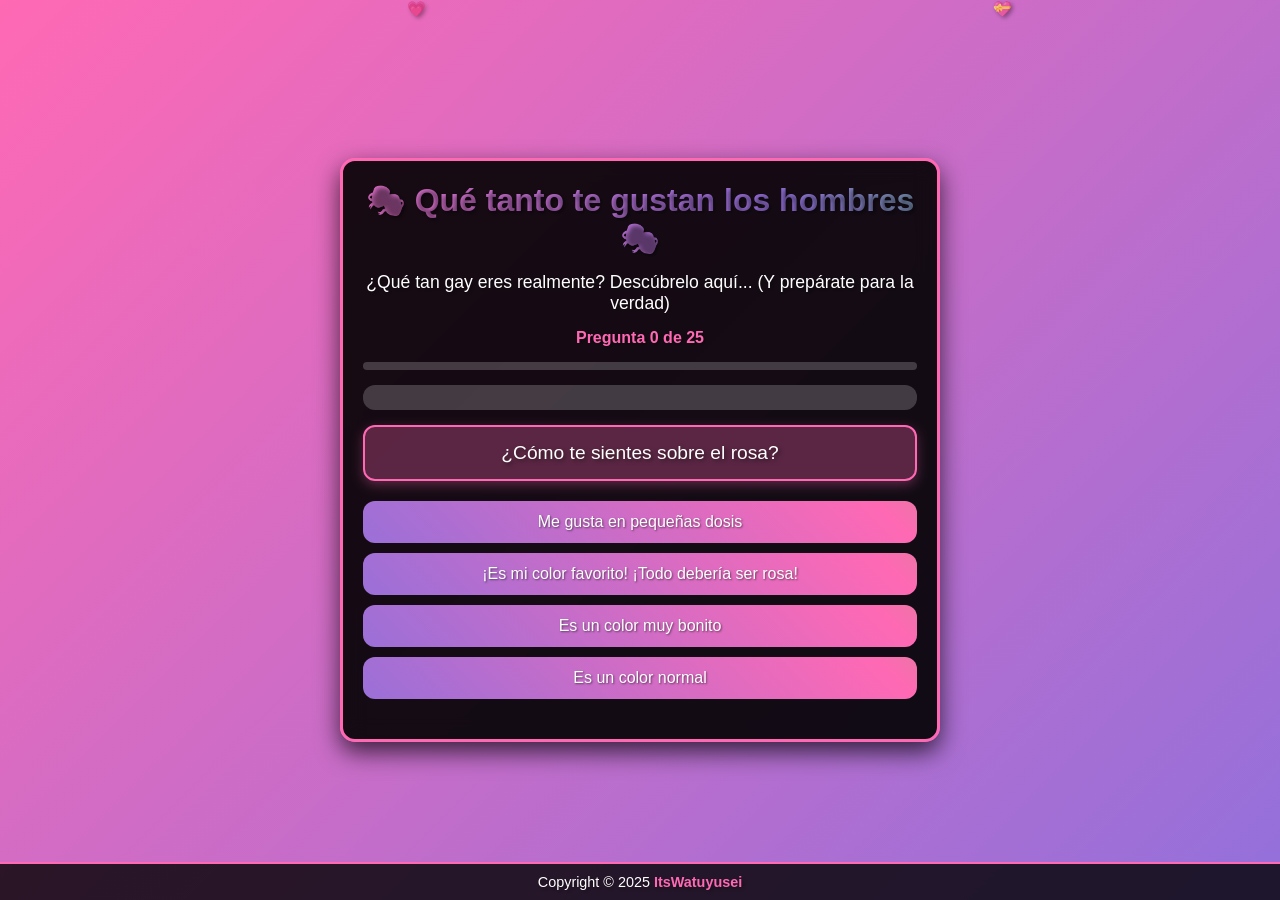
<file: friends.html>
<!DOCTYPE html>
<html lang="es">
<head>
    <meta charset="UTF-8">
    <meta name="viewport" content="width=device-width, initial-scale=1.0">
    <title>Qué tanto te gustan los hombres - ¡Trolleo Total!</title>
    <style>
        * {
            margin: 0;
            padding: 0;
            box-sizing: border-box;
        }

        body {
            font-family: Arial, sans-serif;
            background: linear-gradient(135deg, #ff69b4, #9370db, #ff1493, #00ff00, #ff4500);
            background-size: 400% 400%;
            animation: gradientShift 8s ease infinite;
            min-height: 100vh;
            display: flex;
            flex-direction: column;
            justify-content: center;
            align-items: center;
            color: white;
            text-shadow: 2px 2px 4px rgba(0,0,0,0.5);
            position: relative;
            overflow-x: hidden;
            padding: 10px;
        }

        @keyframes gradientShift {
            0%, 100% { background-position: 0% 50%; }
            50% { background-position: 100% 50%; }
        }

        .floating-hearts {
            position: fixed;
            top: 0;
            left: 0;
            width: 100%;
            height: 100%;
            pointer-events: none;
            z-index: 1;
        }

        .heart {
            position: absolute;
            font-size: 15px;
            animation: float 6s linear infinite;
            opacity: 0.7;
        }

        @keyframes float {
            0% { transform: translateY(100vh) rotate(0deg); opacity: 0; }
            10%, 90% { opacity: 0.7; }
            100% { transform: translateY(-100px) rotate(360deg); opacity: 0; }
        }

        .container {
            background: rgba(0,0,0,0.9);
            border-radius: 15px;
            padding: 20px;
            text-align: center;
            max-width: 600px;
            width: 100%;
            box-shadow: 0 10px 25px rgba(0,0,0,0.7);
            border: 3px solid #ff69b4;
            position: relative;
            z-index: 10;
            backdrop-filter: blur(10px);
        }

        .progress-bar {
            width: 100%;
            height: 8px;
            background: rgba(255,255,255,0.2);
            border-radius: 4px;
            margin: 15px 0;
            overflow: hidden;
        }

        .progress-fill {
            height: 100%;
            background: linear-gradient(90deg, #ff69b4, #9370db, #00ff00);
            width: 0%;
            transition: width 0.5s ease;
            border-radius: 4px;
        }

        .question-counter {
            font-size: 1em;
            margin: 8px 0;
            color: #ff69b4;
            font-weight: bold;
        }

        h1 {
            font-size: 2em;
            margin-bottom: 15px;
            background: linear-gradient(45deg, #ff69b4, #9370db, #00ff00, #ff4500);
            background-size: 300% 300%;
            -webkit-background-clip: text;
            -webkit-text-fill-color: transparent;
            background-clip: text;
            animation: rainbow 3s linear infinite;
        }

        .game-area {
            margin: 15px 0;
        }

        .question {
            font-size: 1.2em;
            margin: 15px 0;
            padding: 15px;
            background: rgba(255,105,180,0.3);
            border-radius: 12px;
            border: 2px solid #ff69b4;
            box-shadow: 0 4px 12px rgba(255,105,180,0.3);
            animation: pulse 2s infinite;
        }

        @keyframes pulse {
            0%, 100% { transform: scale(1); }
            50% { transform: scale(1.01); }
        }

        .options {
            display: grid;
            gap: 10px;
            margin: 20px 0;
        }

        .option {
            background: linear-gradient(45deg, #9370db, #ff69b4, #00ff00);
            background-size: 200% 200%;
            border: none;
            padding: 12px 18px;
            border-radius: 12px;
            color: white;
            font-size: 1em;
            cursor: pointer;
            transition: all 0.4s ease;
            text-shadow: 1px 1px 2px rgba(0,0,0,0.5);
            position: relative;
            overflow: hidden;
        }

        .option:hover {
            transform: scale(1.05) rotate(1deg);
            box-shadow: 0 6px 20px rgba(255,105,180,0.6);
            animation: buttonGlow 1s ease-in-out infinite alternate;
        }

        .option:active {
            transform: scale(0.95);
        }

        @keyframes buttonGlow {
            from { box-shadow: 0 6px 20px rgba(255,105,180,0.6); }
            to { box-shadow: 0 6px 20px rgba(255,105,180,1), 0 0 25px rgba(255,105,180,0.8); }
        }

        .result {
            font-size: 1.1em;
            margin: 20px 0;
            padding: 15px;
            border-radius: 12px;
            display: none;
            animation: slideIn 0.5s ease;
        }

        @keyframes slideIn {
            from { transform: translateY(-30px); opacity: 0; }
            to { transform: translateY(0); opacity: 1; }
        }

        .gay-result {
            background: linear-gradient(45deg, #ff69b4, #ff1493, #ff4500);
            border: 3px solid #ff69b4;
            box-shadow: 0 8px 25px rgba(255,105,180,0.5);
        }

        .straight-result {
            background: linear-gradient(45deg, #4169e1, #1e90ff, #00bfff);
            border: 3px solid #4169e1;
            box-shadow: 0 8px 25px rgba(65,105,225,0.5);
        }

        .score {
            font-size: 1.5em;
            margin: 20px 0;
            padding: 12px;
            background: rgba(255,255,255,0.1);
            border-radius: 12px;
            border: 2px solid #ff69b4;
        }

        .restart {
            background: linear-gradient(45deg, #ff4500, #ff6347, #ff8c00);
            border: none;
            padding: 15px 30px;
            border-radius: 12px;
            color: white;
            font-size: 1.1em;
            cursor: pointer;
            margin-top: 20px;
            transition: all 0.3s ease;
            text-transform: uppercase;
            font-weight: bold;
        }

        .restart:hover {
            transform: scale(1.05) rotate(-1deg);
            box-shadow: 0 8px 25px rgba(255,69,0,0.6);
        }

        .rainbow-text {
            animation: rainbow 3s linear infinite;
        }

        @keyframes rainbow {
            0% { color: #ff0000; }
            16% { color: #ff8000; }
            33% { color: #ffff00; }
            50% { color: #00ff00; }
            66% { color: #0080ff; }
            83% { color: #8000ff; }
            100% { color: #ff0000; }
        }

        .hidden {
            display: none;
        }

        .final-result {
            font-size: 1.8em;
            margin: 25px 0;
            padding: 20px;
            border-radius: 15px;
            animation: bounce 1.5s infinite, glow 2s ease-in-out infinite alternate;
        }

        @keyframes bounce {
            0%, 20%, 50%, 80%, 100% { transform: translateY(0); }
            40% { transform: translateY(-10px); }
            60% { transform: translateY(-5px); }
        }

        @keyframes glow {
            from { box-shadow: 0 0 15px rgba(255,105,180,0.5); }
            to { box-shadow: 0 0 30px rgba(255,105,180,1), 0 0 45px rgba(255,105,180,0.8); }
        }

        .footer {
            position: fixed;
            bottom: 0;
            left: 0;
            width: 100%;
            background: rgba(0,0,0,0.8);
            padding: 10px;
            text-align: center;
            border-top: 2px solid #ff69b4;
            z-index: 100;
            font-size: 0.9em;
        }

        .footer a {
            color: #ff69b4;
            text-decoration: none;
            font-weight: bold;
            transition: all 0.3s ease;
        }

        .footer a:hover {
            color: #00ff00;
            text-shadow: 0 0 10px #00ff00;
        }

        .confetti {
            position: fixed;
            width: 8px;
            height: 8px;
            background: #ff69b4;
            animation: confetti-fall 3s linear infinite;
            z-index: 5;
        }

        @keyframes confetti-fall {
            0% { transform: translateY(-100vh) rotate(0deg); }
            100% { transform: translateY(100vh) rotate(360deg); }
        }

        .gay-meter {
            width: 100%;
            height: 25px;
            background: rgba(255,255,255,0.2);
            border-radius: 12px;
            margin: 15px 0;
            overflow: hidden;
            position: relative;
        }

        .gay-fill {
            height: 100%;
            background: linear-gradient(90deg, #4169e1, #9370db, #ff69b4, #ff1493, #ff4500);
            width: 0%;
            transition: width 0.8s ease;
            border-radius: 12px;
            position: relative;
        }

        .gay-fill::after {
            content: '';
            position: absolute;
            top: 0;
            left: 0;
            right: 0;
            bottom: 0;
            background: linear-gradient(90deg, transparent, rgba(255,255,255,0.3), transparent);
            animation: shimmer 2s infinite;
        }

        @keyframes shimmer {
            0% { transform: translateX(-100%); }
            100% { transform: translateX(100%); }
        }

        .secret-message {
            position: fixed;
            top: 50%;
            left: 50%;
            transform: translate(-50%, -50%);
            background: rgba(0,0,0,0.95);
            padding: 25px;
            border-radius: 15px;
            border: 3px solid #ff4500;
            z-index: 1000;
            display: none;
            animation: secretPulse 1s infinite;
            max-width: 400px;
        }

        @keyframes secretPulse {
            0%, 100% { transform: translate(-50%, -50%) scale(1); }
            50% { transform: translate(-50%, -50%) scale(1.03); }
        }
    </style>
</head>
<body>
    <div class="floating-hearts" id="hearts"></div>
    
    <div class="container">
        <h1 class="rainbow-text">🎭 Qué tanto te gustan los hombres 🎭</h1>
        <p style="font-size: 1.1em; margin-bottom: 15px;">¿Qué tan gay eres realmente? Descúbrelo aquí... (Y prepárate para la verdad)</p>
        
        <div class="question-counter" id="questionCounter">Pregunta 1 de 20</div>
        <div class="progress-bar">
            <div class="progress-fill" id="progressFill"></div>
        </div>
        
        <div class="gay-meter">
            <div class="gay-fill" id="gayFill"></div>
        </div>
        
        <div id="gameArea" class="game-area">
            <div id="question" class="question">
                ¿Qué prefieres hacer en tu tiempo libre?
            </div>
            
            <div class="options">
                <button class="option" onclick="selectOption(1)">Ver fútbol con los compas</button>
                <button class="option" onclick="selectOption(2)">Ir de compras al mall</button>
                <button class="option" onclick="selectOption(3)">Jugar videojuegos</button>
                <button class="option" onclick="selectOption(4)">Ver telenovelas y llorar</button>
            </div>
        </div>

        <div id="result" class="result"></div>
        <div id="score" class="score hidden">Puntuación: <span id="scoreValue">0</span>/80</div>
        <button id="restartBtn" class="restart hidden" onclick="restartGame()">🎮 Jugar de Nuevo 🎮</button>
        <div id="restartMessage" class="result" style="background: linear-gradient(45deg, #ff4500, #ff6347); border: 2px solid #ff4500; font-size: 1.2em; margin: 15px 0; display: none;">¡Viste que sí te gustan los hombres! 😏</div>
    </div>

    <div class="footer">
        Copyright © 2025 <a href="https://ItsWatuyusei.com" target="_blank">ItsWatuyusei</a>
    </div>

    <div class="secret-message" id="secretMessage">
        <h2>🎭 ¡SECRETO REVELADO! 🎭</h2>
        <p>¡Eres más gay que un unicornio en una discoteca de arcoíris! 🌈</p>
        <button onclick="closeSecret()" style="background: #ff4500; color: white; border: none; padding: 8px 16px; border-radius: 8px; cursor: pointer; margin-top: 12px;">Cerrar</button>
    </div>

    <script>
        let currentQuestion = 0;
        let score = 0;
        let secretTriggered = false;
        
        const questions = [
            {
                question: "¿Qué prefieres hacer en tu tiempo libre?",
                options: ["Ver fútbol con los compas", "Ir de compras al mall", "Jugar videojuegos", "Ver telenovelas y llorar"],
                gayPoints: [getRandomPoints(), getRandomPoints(), getRandomPoints(), getRandomPoints()]
            },
            {
                question: "¿Cómo te gusta tu café?",
                options: ["Negro, como mi alma", "Con mucha leche y azúcar", "Cappuccino con dibujos", "Solo lo tomo en Starbucks"],
                gayPoints: [getRandomPoints(), getRandomPoints(), getRandomPoints(), getRandomPoints()]
            },
            {
                question: "¿Qué música escuchas?",
                options: ["Rock pesado y metal", "Reggaeton y trap", "Pop y música electrónica", "Solo escucho a Britney y Madonna"],
                gayPoints: [getRandomPoints(), getRandomPoints(), getRandomPoints(), getRandomPoints()]
            },
            {
                question: "¿Cómo te vistes normalmente?",
                options: ["Camisa y jeans básicos", "Ropa deportiva", "Me gusta combinar colores", "Solo uso ropa de marca y accesorios"],
                gayPoints: [getRandomPoints(), getRandomPoints(), getRandomPoints(), getRandomPoints()]
            },
            {
                question: "¿Qué harías si tu amigo te dice que es gay?",
                options: ["Me alejo inmediatamente", "Lo apoyo pero me incomoda", "Lo acepto y lo apoyo", "¡Finalmente alguien con quien hablar de chicos!"],
                gayPoints: [getRandomPoints(), getRandomPoints(), getRandomPoints(), getRandomPoints()]
            },
            {
                question: "¿Cómo reaccionas cuando ves a alguien atractivo?",
                options: ["No me fijo en esas cosas", "Lo noto pero no digo nada", "Le doy una mirada discreta", "¡Dios mío, qué hermoso! ¡Necesito su Instagram!"],
                gayPoints: [getRandomPoints(), getRandomPoints(), getRandomPoints(), getRandomPoints()]
            },
            {
                question: "¿Qué prefieres en una fiesta?",
                options: ["Beber cerveza y hablar de deportes", "Bailar un poco", "Bailar mucho y conocer gente", "¡Es mi momento de brillar! ¡Que suene la música!"],
                gayPoints: [getRandomPoints(), getRandomPoints(), getRandomPoints(), getRandomPoints()]
            },
            {
                question: "¿Cómo te sientes sobre el rosa?",
                options: ["Es un color normal", "Me gusta en pequeñas dosis", "Es un color muy bonito", "¡Es mi color favorito! ¡Todo debería ser rosa!"],
                gayPoints: [getRandomPoints(), getRandomPoints(), getRandomPoints(), getRandomPoints()]
            },
            {
                question: "¿Qué opinas de las telenovelas?",
                options: ["Son una pérdida de tiempo", "Algunas están bien", "Me gustan bastante", "¡Son mi vida! ¡Conozco todos los chismes!"],
                gayPoints: [getRandomPoints(), getRandomPoints(), getRandomPoints(), getRandomPoints()]
            },
            {
                question: "¿Cómo te defines a ti mismo?",
                options: ["Soy muy masculino", "Soy normal", "Soy sensible y empático", "¡Soy fabuloso y lo sabes!"],
                gayPoints: [getRandomPoints(), getRandomPoints(), getRandomPoints(), getRandomPoints()]
            },
            {
                question: "¿Qué harías si te invitan a una fiesta gay?",
                options: ["Me excuso inmediatamente", "Voy pero me siento incómodo", "Voy y me divierto", "¡Es mi tipo de fiesta! ¡Voy a brillar!"],
                gayPoints: [getRandomPoints(), getRandomPoints(), getRandomPoints(), getRandomPoints()]
            },
            {
                question: "¿Cómo te sientes sobre los abrazos entre hombres?",
                options: ["Me incomoda mucho", "Solo con familia cercana", "Me gustan los abrazos", "¡Los abrazos son vida! ¡Más abrazos!"],
                gayPoints: [getRandomPoints(), getRandomPoints(), getRandomPoints(), getRandomPoints()]
            },
            {
                question: "¿Qué opinas de la moda?",
                options: ["No me interesa para nada", "Me gusta vestir bien", "Me encanta la moda", "¡La moda es mi pasión! ¡Soy un fashionista!"],
                gayPoints: [getRandomPoints(), getRandomPoints(), getRandomPoints(), getRandomPoints()]
            },
            {
                question: "¿Cómo reaccionas a los chistes gay?",
                options: ["Me ofendo y me enojo", "Los tolero pero no me río", "Me río si son graciosos", "¡Los amo! ¡Soy el rey de los chistes gay!"],
                gayPoints: [getRandomPoints(), getRandomPoints(), getRandomPoints(), getRandomPoints()]
            },
            {
                question: "¿Qué harías si te dicen que pareces gay?",
                options: ["Me enojo y lo niego furiosamente", "Me incomoda pero lo ignoro", "No me molesta, es solo un comentario", "¡Gracias! ¡Es un cumplido!"],
                gayPoints: [getRandomPoints(), getRandomPoints(), getRandomPoints(), getRandomPoints()]
            },
            {
                question: "¿Qué tipo de películas prefieres?",
                options: ["Acción y violencia", "Comedias románticas", "Dramas emocionales", "¡Solo veo películas con chicos guapos!"],
                gayPoints: [getRandomPoints(), getRandomPoints(), getRandomPoints(), getRandomPoints()]
            },
            {
                question: "¿Cómo te sientes sobre el maquillaje en hombres?",
                options: ["Es completamente inaceptable", "Cada quien hace lo que quiere", "Puede verse bien en algunos", "¡Me encanta! ¡Quiero aprender a maquillarme!"],
                gayPoints: [getRandomPoints(), getRandomPoints(), getRandomPoints(), getRandomPoints()]
            },
            {
                question: "¿Qué harías si tu crush te invita a salir?",
                options: ["Me excuso, no salgo con hombres", "Voy pero me siento nervioso", "Voy y disfruto la cita", "¡Sí! ¡Es mi momento de brillar!"],
                gayPoints: [getRandomPoints(), getRandomPoints(), getRandomPoints(), getRandomPoints()]
            },
            {
                question: "¿Cómo te sientes sobre las uñas pintadas?",
                options: ["Es de maricas", "No me gusta pero respeto", "Puede verse bien", "¡Me encanta! ¡Quiero pintarme las uñas!"],
                gayPoints: [getRandomPoints(), getRandomPoints(), getRandomPoints(), getRandomPoints()]
            },
            {
                question: "¿Qué opinas de los hombres que bailan?",
                options: ["Solo los maricas bailan", "Está bien si es en privado", "Me gusta verlos bailar", "¡Los hombres que bailan son súper sexys!"],
                gayPoints: [getRandomPoints(), getRandomPoints(), getRandomPoints(), getRandomPoints()]
            },
            {
                question: "¿Qué superpoder te gustaría tener?",
                options: ["Volar para huir de los problemas", "Leer la mente de los chicos guapos", "Ser invisible en las fiestas", "Convertir todo en arcoíris"],
                gayPoints: [getRandomPoints(), getRandomPoints(), getRandomPoints(), getRandomPoints()]
            },
            {
                question: "¿Qué emoji usas más seguido?",
                options: ["😂", "😍", "🙄", "💅"],
                gayPoints: [getRandomPoints(), getRandomPoints(), getRandomPoints(), getRandomPoints()]
            },
            {
                question: "¿Qué harías si te ganas la lotería?",
                options: ["Comprar una casa para mi mamá", "Viajar a Ibiza con amigos", "Ir a un desfile de moda", "¡Ir al Pride mundial!"],
                gayPoints: [getRandomPoints(), getRandomPoints(), getRandomPoints(), getRandomPoints()]
            },
            {
                question: "¿Cuál es tu app favorita?",
                options: ["WhatsApp", "Instagram", "TikTok", "Grindr"],
                gayPoints: [getRandomPoints(), getRandomPoints(), getRandomPoints(), getRandomPoints()]
            },
            {
                question: "¿Qué harías si fueras famoso?",
                options: ["Ser futbolista", "Ser influencer de moda", "Tener un canal de maquillaje", "¡Salir en RuPaul's Drag Race!"],
                gayPoints: [getRandomPoints(), getRandomPoints(), getRandomPoints(), getRandomPoints()]
            }
        ];

        function getRandomPoints() {
            return Math.floor(Math.random() * 4) + 1;
        }

        const hearts = ['💖', '💕', '💗', '💓', '💝'];
        const colors = ['#ff69b4', '#9370db', '#00ff00', '#ff4500', '#ff1493'];

        function createHearts() {
            const heartsContainer = document.getElementById('hearts');
            setInterval(() => {
                const heart = document.createElement('div');
                heart.className = 'heart';
                heart.innerHTML = hearts[Math.floor(Math.random() * hearts.length)];
                heart.style.left = Math.random() * 100 + 'vw';
                heart.style.animationDuration = (Math.random() * 3 + 3) + 's';
                heartsContainer.appendChild(heart);
                
                setTimeout(() => heart.remove(), 6000);
            }, 400);
        }

        function createConfetti() {
            for (let i = 0; i < 30; i++) {
                const confetti = document.createElement('div');
                confetti.className = 'confetti';
                confetti.style.left = Math.random() * 100 + 'vw';
                confetti.style.animationDelay = Math.random() * 3 + 's';
                confetti.style.background = colors[Math.floor(Math.random() * colors.length)];
                document.body.appendChild(confetti);
                
                setTimeout(() => confetti.remove(), 3000);
            }
        }

        function selectOption(optionIndex) {
            score += questions[currentQuestion].gayPoints[optionIndex - 1];
            currentQuestion++;
            
            updateProgress();
            updateGayMeter();
            
            if (currentQuestion < questions.length) {
                showQuestion();
            } else {
                showFinalResult();
            }
        }

        function updateProgress() {
            const progress = (currentQuestion / questions.length) * 100;
            document.getElementById('progressFill').style.width = progress + '%';
            document.getElementById('questionCounter').textContent = `Pregunta ${currentQuestion} de ${questions.length}`;
        }

        function updateGayMeter() {
            const maxScore = questions.length * 4;
            const gayPercentage = (score / maxScore) * 100;
            document.getElementById('gayFill').style.width = gayPercentage + '%';
        }

        function showQuestion() {
            const question = questions[currentQuestion];
            document.getElementById('question').textContent = question.question;
            
            const options = document.querySelectorAll('.option');
            question.options.forEach((option, index) => {
                options[index].textContent = option;
            });
        }

        function showFinalResult() {
            document.getElementById('gameArea').classList.add('hidden');
            document.getElementById('score').classList.remove('hidden');
            document.getElementById('scoreValue').textContent = score;
            document.getElementById('restartBtn').classList.remove('hidden');

            const resultDiv = document.getElementById('result');
            resultDiv.classList.remove('hidden');

            let resultText = '';
            let resultClass = '';

            if (score <= 25) {
                resultText = '🏈 ¡Eres súper hetero! (O al menos eso crees...) Pero... ¿estás seguro? 🤔 ¡O tal vez solo eres un gay en negación! 😏';
                resultClass = 'straight-result';
            } else if (score <= 45) {
                resultText = '🤔 Hmm... Tienes algunas tendencias sospechosas... ¿Algo que quieras contarnos? 😏 ¡Ya sabemos que te gustan los hombres! 💅';
                resultClass = 'gay-result';
            } else if (score <= 65) {
                resultText = '🌈 ¡Definitivamente tienes algo de gay en ti! ¡Acepta tu verdad! ¡Embrace it! 💅 ¡Ya puedes salir del closet! 🏳️‍🌈';
                resultClass = 'gay-result';
            } else if (score <= 75) {
                resultText = '👑 ¡REINA! ¡Eres más gay que un arcoíris en una discoteca! ¡Fabulous! ✨ ¡Más gay que un unicornio en una fiesta de drag queens! 🦄';
                resultClass = 'gay-result';
            } else {
                resultText = '🌟 ¡LEGEND! ¡Eres más gay que la bandera LGBT en el mes del orgullo! ¡ICONIC! 🏆 ¡Más gay que un dildo en una sex shop! 🍆';
                resultClass = 'gay-result';
                if (!secretTriggered) {
                    setTimeout(() => {
                        document.getElementById('secretMessage').style.display = 'block';
                        secretTriggered = true;
                    }, 2000);
                }
            }

            resultDiv.textContent = resultText;
            resultDiv.className = `result final-result ${resultClass}`;
            
            createConfetti();
        }

        function closeSecret() {
            document.getElementById('secretMessage').style.display = 'none';
        }

        function shuffleArray(array) {
            for (let i = array.length - 1; i > 0; i--) {
                const j = Math.floor(Math.random() * (i + 1));
                [array[i], array[j]] = [array[j], array[i]];
            }
            return array;
        }

        function shuffleQuestions() {
            questions.forEach(q => {
                const optionsWithPoints = q.options.map((option, index) => ({
                    option: option,
                    points: q.gayPoints[index]
                }));
                shuffleArray(optionsWithPoints);
                q.options = optionsWithPoints.map(item => item.option);
                q.gayPoints = optionsWithPoints.map(item => item.points);
            });
            shuffleArray(questions);
        }

        function restartGame() {
            document.getElementById('restartMessage').style.display = 'block';
            document.getElementById('gameArea').classList.add('hidden');
            document.getElementById('result').classList.add('hidden');
            document.getElementById('score').classList.add('hidden');
            document.getElementById('restartBtn').classList.add('hidden');
            
            setTimeout(() => {
                currentQuestion = 0;
                score = 0;
                secretTriggered = false;
                shuffleQuestions();
                document.getElementById('gameArea').classList.remove('hidden');
                document.getElementById('restartMessage').style.display = 'none';
                document.getElementById('secretMessage').style.display = 'none';
                updateProgress();
                updateGayMeter();
                showQuestion();
            }, 2500);
        }

        createHearts();
        shuffleQuestions();
        showQuestion();
        updateProgress();
        updateGayMeter();

        document.addEventListener('keydown', function(e) {
            if (e.ctrlKey && e.key === 'g') {
                score = 80;
                showFinalResult();
            }
        });
    </script>
</body>
</html>
</file>
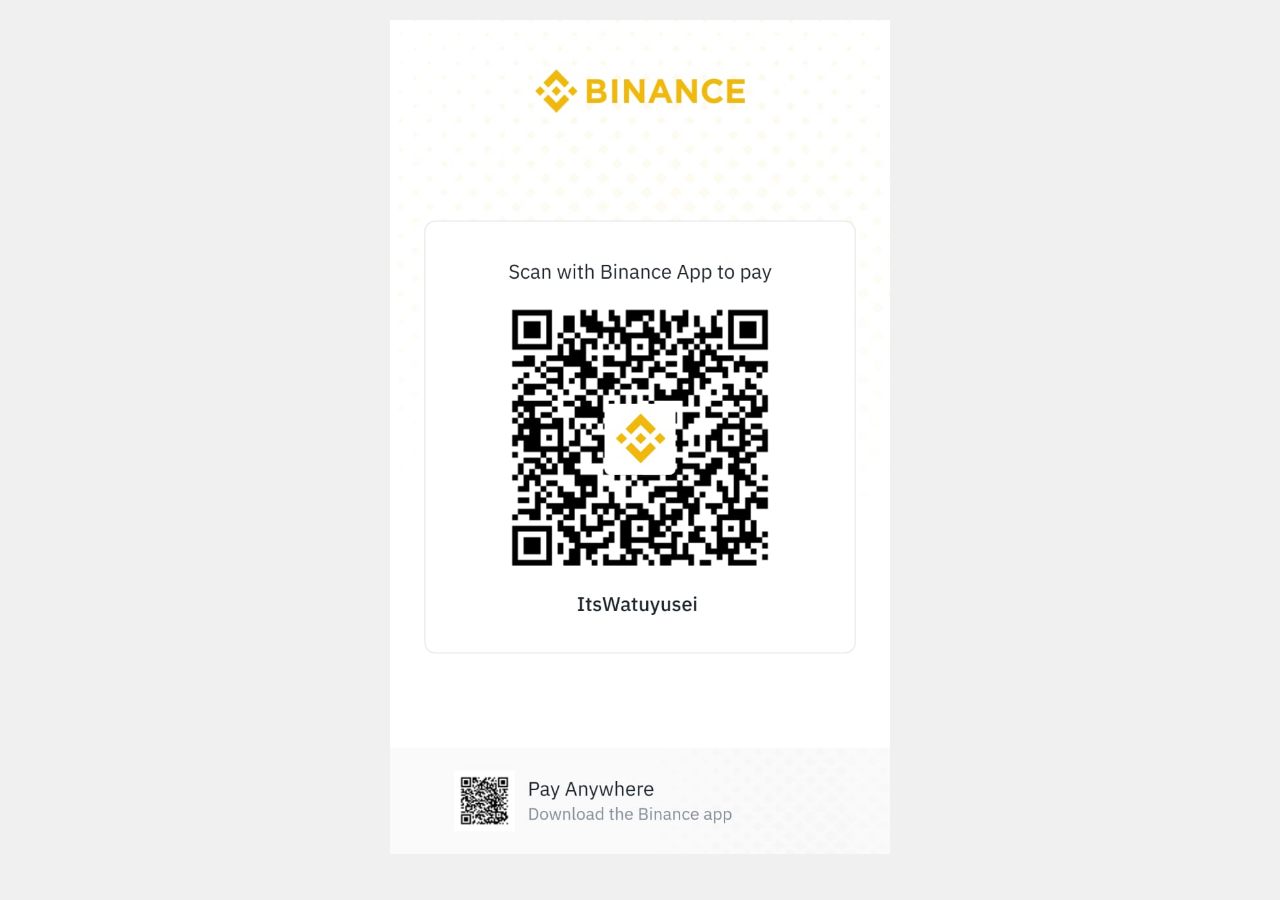
<file: qr.html>
<!DOCTYPE html>
<html lang="en">
<head>
    <meta charset="UTF-8">
    <meta name="viewport" content="width=device-width, initial-scale=1.0">
    <title>Binance Pay - ItsWatuyusei</title>
    <link href="/favicon.ico" rel="icon" type="image/x-icon" />
    <style>
        body {
            display: block;
            justify-content: center;
            align-items: center;
            height: 100vh;
            margin: 0;
            background-color: #f0f0f0;
        }
        .container {
            text-align: center;
        }
        img {
            max-width: 500px;
            margin: 20px 0;
        }
    </style>
</head>
<body>
    <div class="container">
        <a href="http://ItsWatuyusei.com"><img src="qr.png" alt="Binance Pay"></a>
    </div>
</body>
</html>
</file>
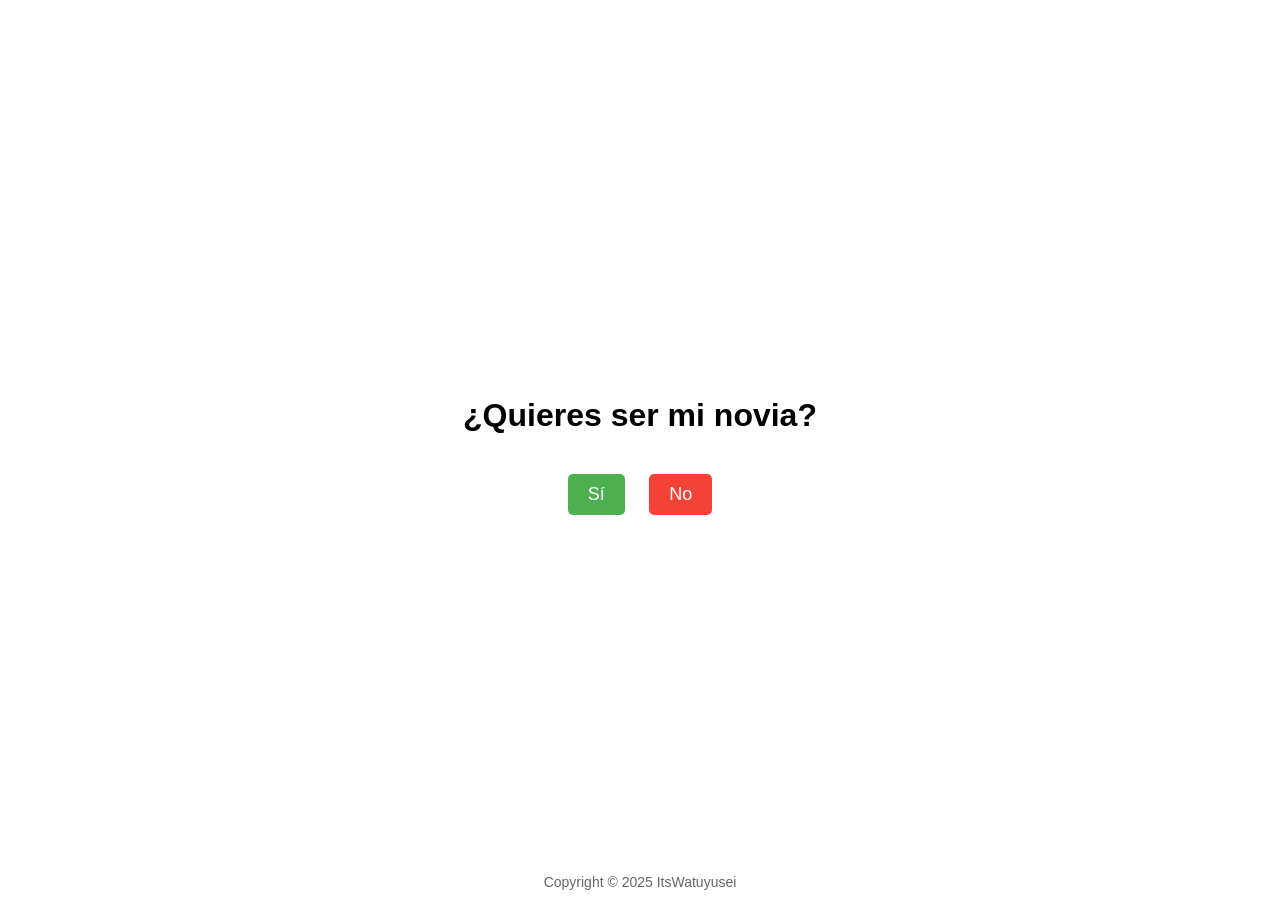
<file: qsmn.html>
<!DOCTYPE html>
<html>
<head>
    <meta charset="UTF-8">
    <title>¿Quieres ser mi novia?</title>
    <style>
        body {
            display: flex;
            flex-direction: column;
            align-items: center;
            justify-content: center;
            height: 100vh;
            margin: 0;
            font-family: Arial, sans-serif;
            background-color: #ffffff;
        }
        .container {
            text-align: center;
        }
        h1 {
            color: #000000;
            margin-bottom: 30px;
        }
        .btn {
            padding: 10px 20px;
            margin: 10px;
            font-size: 18px;
            cursor: pointer;
            border: none;
            border-radius: 5px;
        }
        #siBtn {
            background-color: #4CAF50;
            color: white;
        }
        #noBtn {
            background-color: #f44336;
            color: white;
        }
        .copyright {
            position: fixed;
            bottom: 10px;
            width: 100%;
            text-align: center;
            color: #666;
            font-size: 14px;
        }
    </style>
</head>
<body>
    <div class="container">
        <h1>¿Quieres ser mi novia?</h1>
        <button id="siBtn" class="btn">Sí</button>
        <button id="noBtn" class="btn">No</button>
    </div>
    <div class="copyright" onclick="window.open('https://ItsWatuyusei.com', '_blank')" style="cursor: pointer;">Copyright © 2025 ItsWatuyusei</div>

    <script>
        const noBtn = document.getElementById('noBtn');
        const siBtn = document.getElementById('siBtn');

        noBtn.addEventListener('mouseover', () => {
            noBtn.style.position = 'absolute';
            const x = Math.random() * (window.innerWidth - noBtn.offsetWidth);
            const y = Math.random() * (window.innerHeight - noBtn.offsetHeight);
            noBtn.style.left = `${x}px`;
            noBtn.style.top = `${y}px`;
        });

        siBtn.addEventListener('click', () => {
            document.querySelector('.container').innerHTML = `
                <h1>¡Sabía que dirías que sí! ❤️</h1>
                <p>¡Eres la mejor!</p>
            `;
        });
    </script>
</body>
</html>
</file>
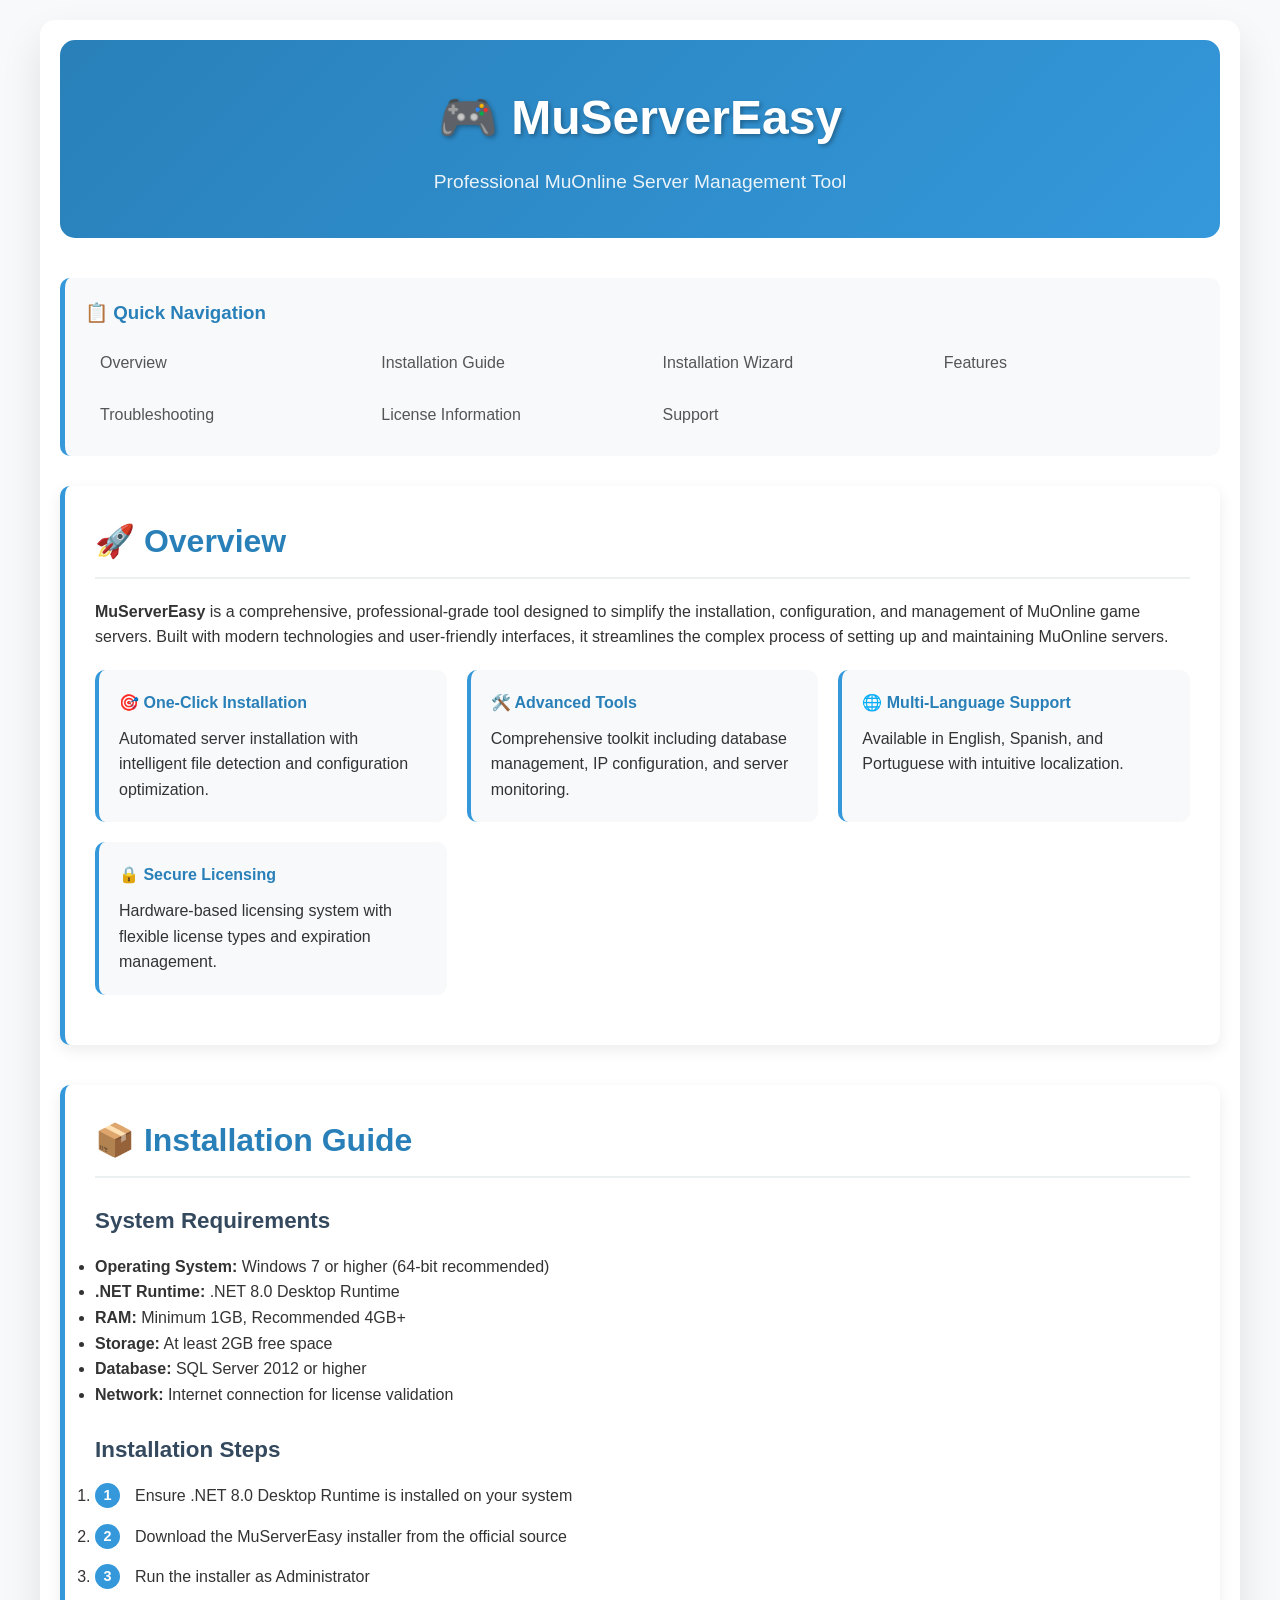
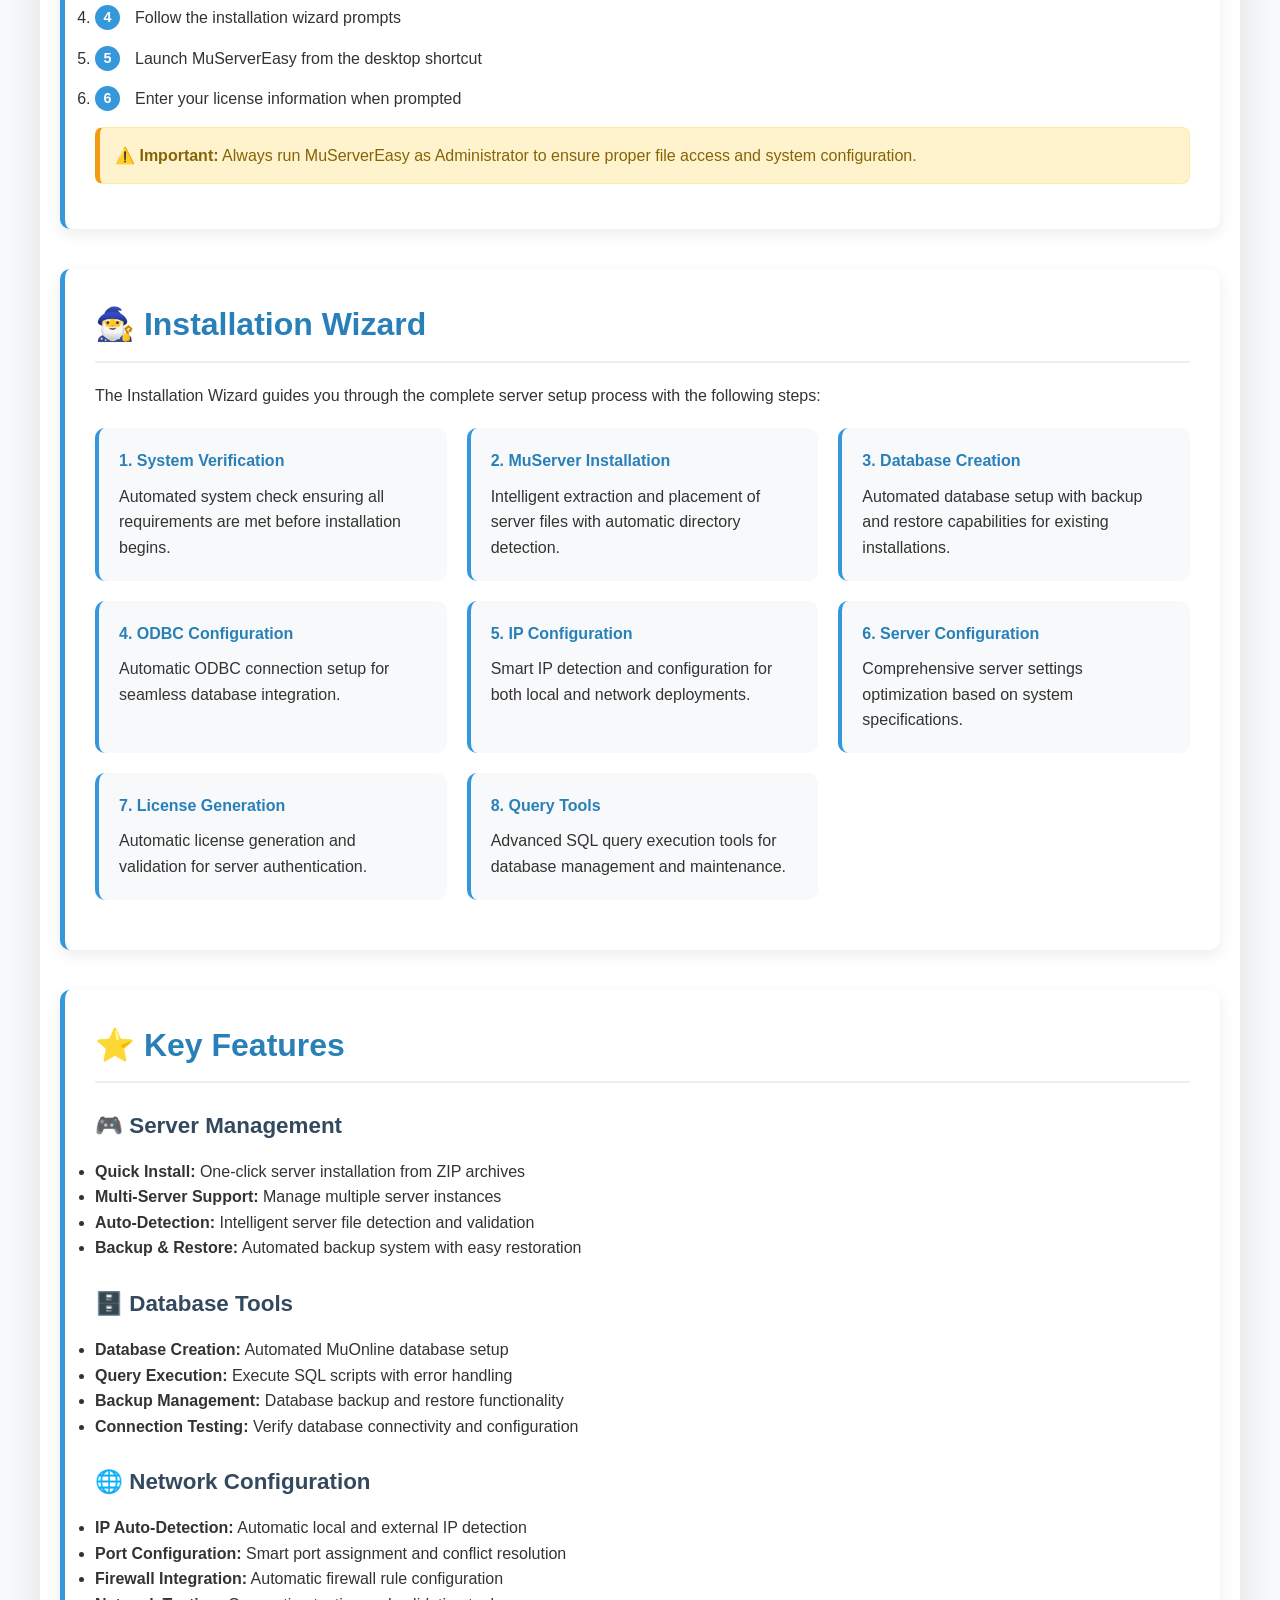
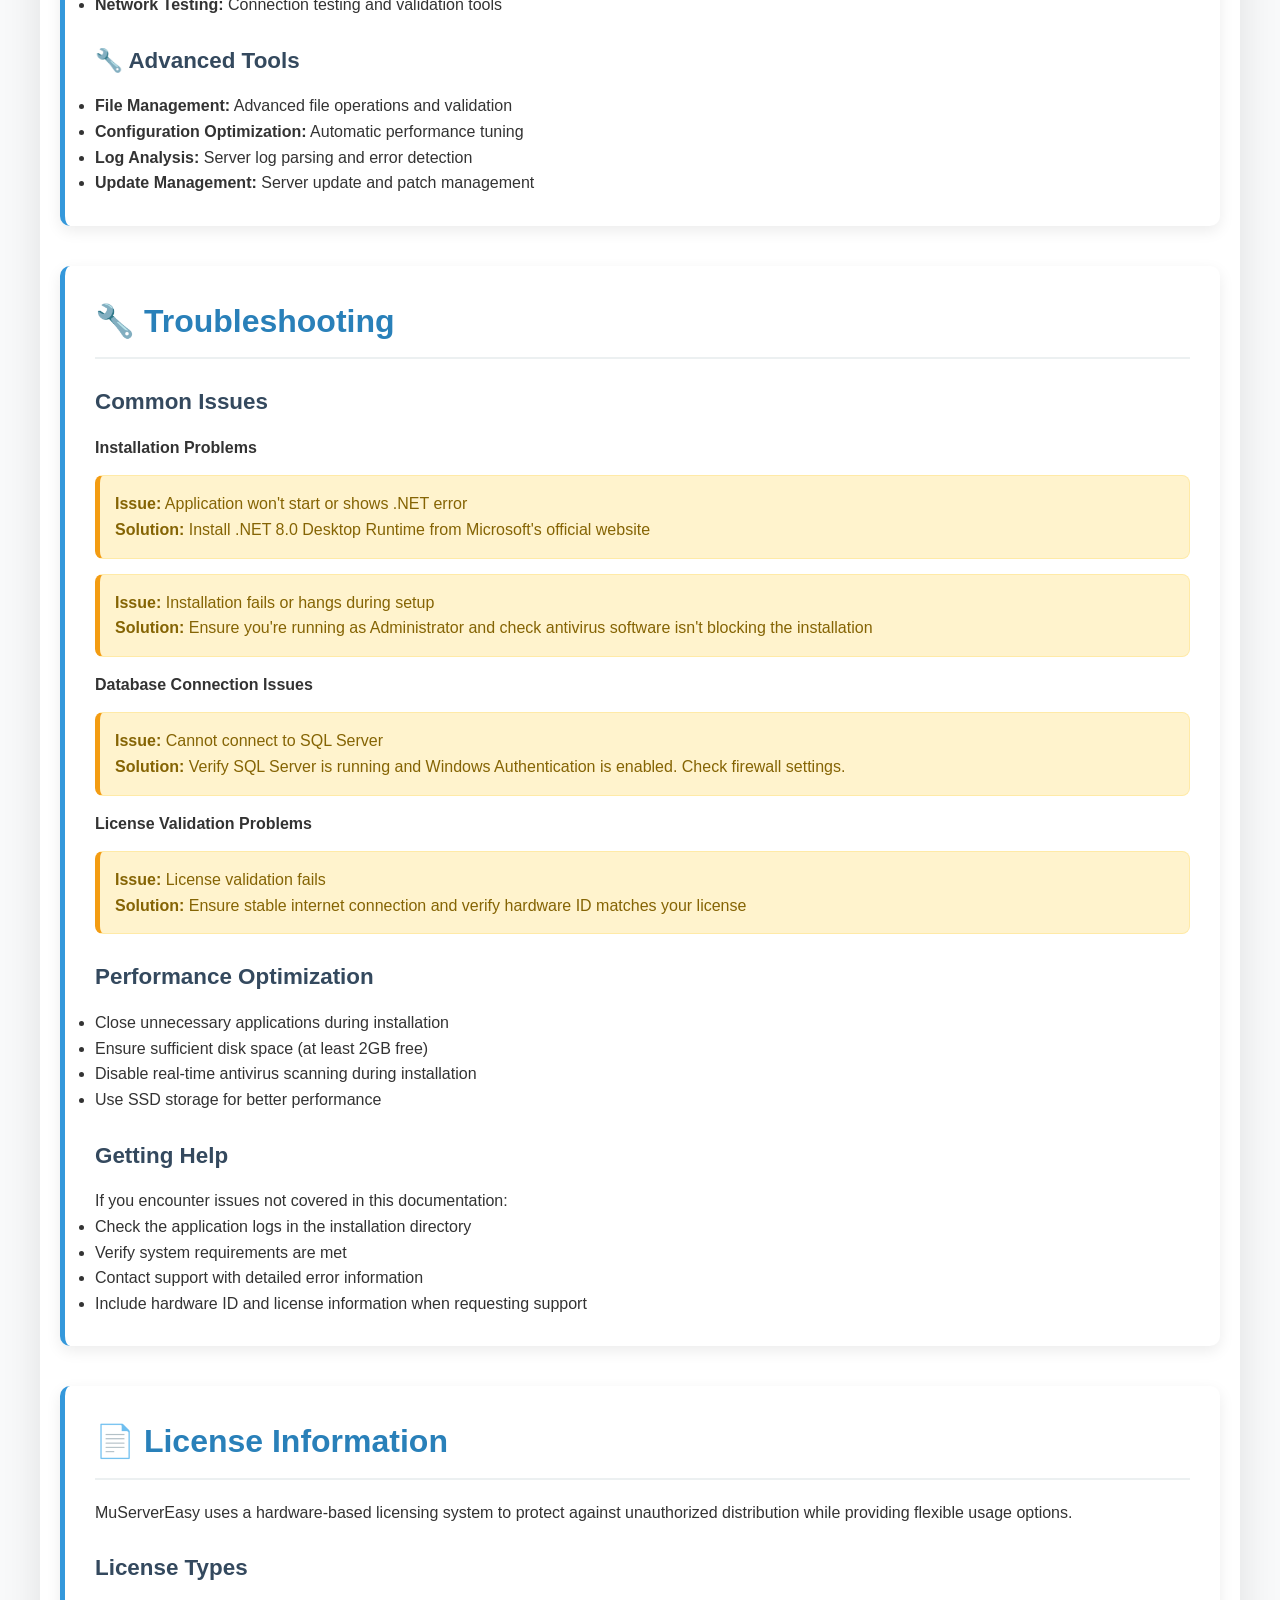
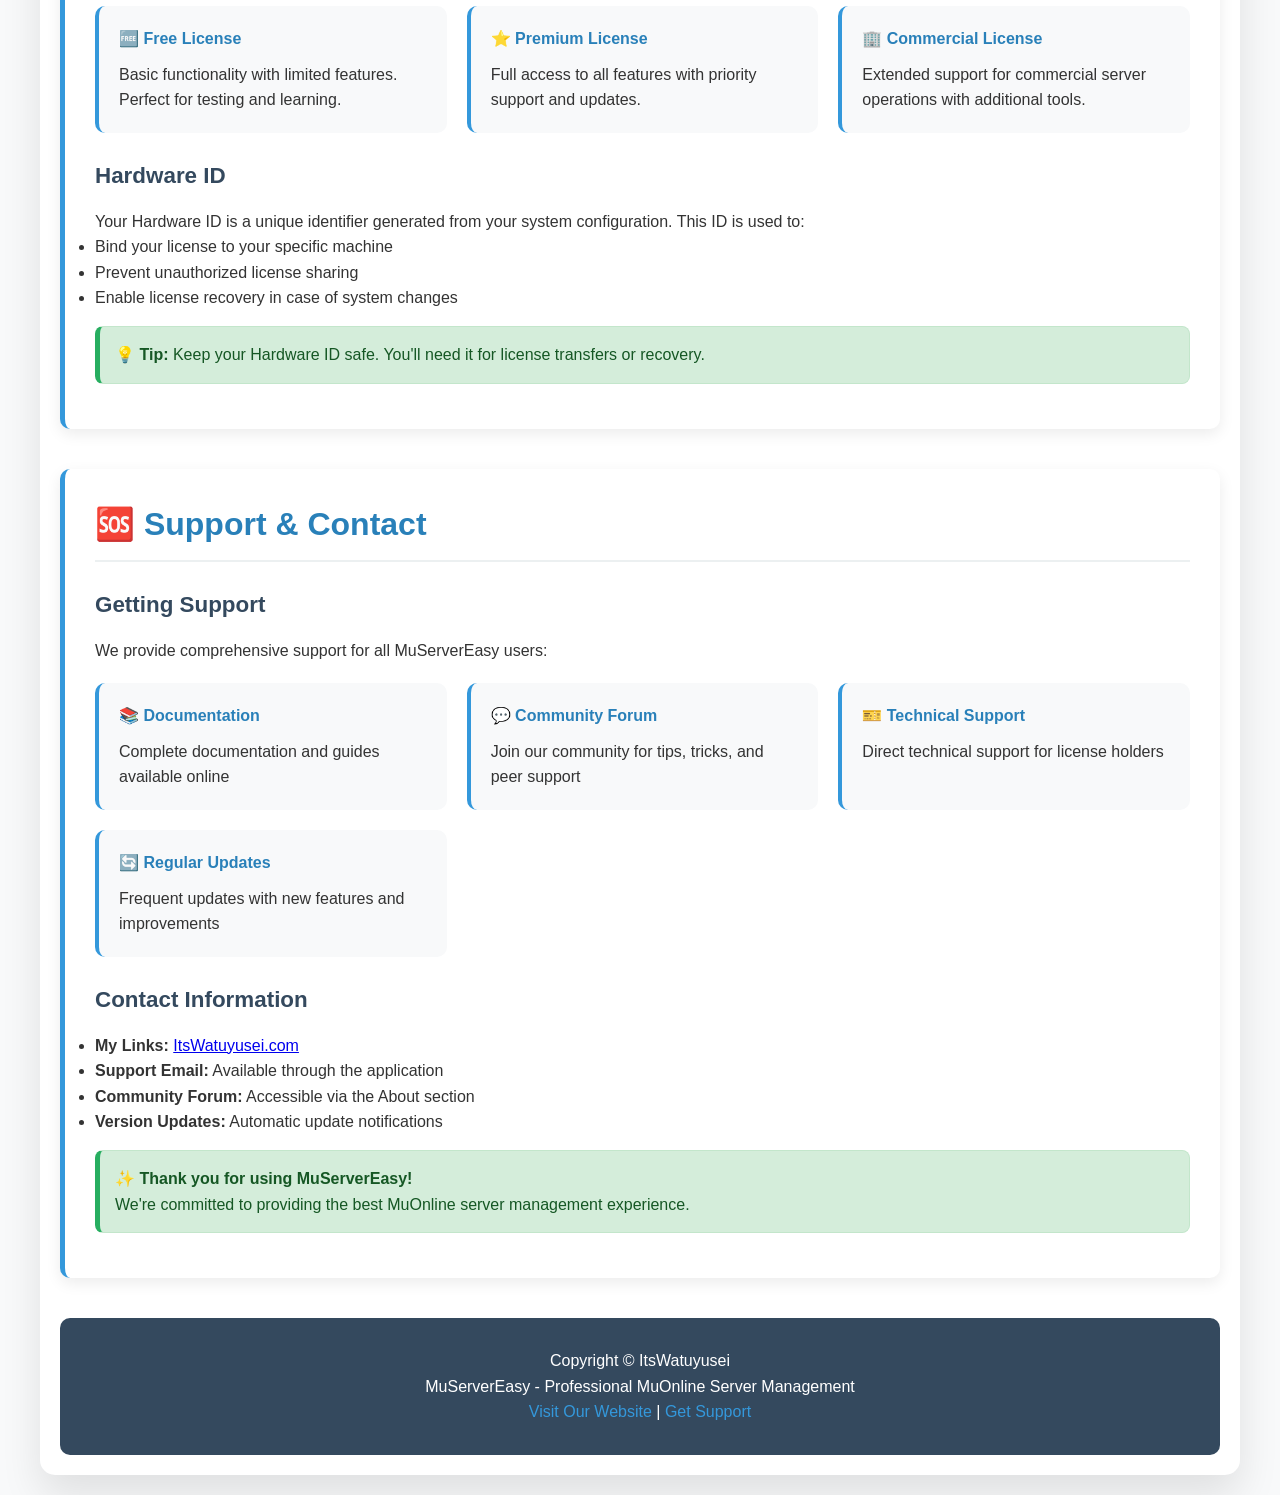
<file: muservereasy/documentation.html>
<!DOCTYPE html>
<html lang="en">
<head>
    <meta charset="UTF-8">
    <meta name="viewport" content="width=device-width, initial-scale=1.0">
    <title>MuServerEasy - Documentation</title>
    <style>
        * {
            margin: 0;
            padding: 0;
            box-sizing: border-box;
        }
        
        body {
            font-family: 'Segoe UI', Tahoma, Geneva, Verdana, sans-serif;
            line-height: 1.6;
            color: #333;
            background-color: #f8f9fa;
            min-height: 100vh;
        }
        
        .container {
            max-width: 1200px;
            margin: 0 auto;
            padding: 20px;
            background: white;
            margin-top: 20px;
            margin-bottom: 20px;
            border-radius: 15px;
            box-shadow: 0 20px 40px rgba(0,0,0,0.1);
        }
        
        .header {
            text-align: center;
            padding: 40px 0;
            background: linear-gradient(135deg, #2980b9 0%, #3498db 100%);
            color: white;
            border-radius: 15px;
            margin-bottom: 40px;
        }
        
        .header h1 {
            font-size: 3em;
            margin-bottom: 10px;
            text-shadow: 2px 2px 4px rgba(0,0,0,0.3);
        }
        
        .header p {
            font-size: 1.2em;
            opacity: 0.9;
        }
        
        .nav {
            background: #f8f9fa;
            padding: 20px;
            border-radius: 10px;
            margin-bottom: 30px;
            border-left: 5px solid #3498db;
        }
        
        .nav h3 {
            color: #2980b9;
            margin-bottom: 15px;
        }
        
        .nav ul {
            list-style: none;
            display: grid;
            grid-template-columns: repeat(auto-fit, minmax(250px, 1fr));
            gap: 10px;
        }
        
        .nav a {
            color: #555;
            text-decoration: none;
            padding: 8px 15px;
            border-radius: 5px;
            transition: all 0.3s ease;
            display: block;
        }
        
        .nav a:hover {
            background: #3498db;
            color: white;
            transform: translateX(5px);
        }
        
        .section {
            margin-bottom: 40px;
            padding: 30px;
            background: #fff;
            border-radius: 10px;
            box-shadow: 0 5px 15px rgba(0,0,0,0.08);
            border-left: 5px solid #3498db;
        }
        
        .section h2 {
            color: #2980b9;
            margin-bottom: 20px;
            font-size: 2em;
            border-bottom: 2px solid #ecf0f1;
            padding-bottom: 10px;
        }
        
        .section h3 {
            color: #34495e;
            margin: 25px 0 15px 0;
            font-size: 1.4em;
        }
        
        .feature-grid {
            display: grid;
            grid-template-columns: repeat(auto-fit, minmax(300px, 1fr));
            gap: 20px;
            margin: 20px 0;
        }
        
        .feature-card {
            background: #f8f9fa;
            padding: 20px;
            border-radius: 10px;
            border-left: 4px solid #3498db;
            transition: transform 0.3s ease;
        }
        
        .feature-card:hover {
            transform: translateY(-5px);
            box-shadow: 0 10px 25px rgba(0,0,0,0.1);
        }
        
        .feature-card h4 {
            color: #2980b9;
            margin-bottom: 10px;
        }
        
        .code-block {
            background: #2c3e50;
            color: #ecf0f1;
            padding: 20px;
            border-radius: 8px;
            font-family: 'Courier New', monospace;
            margin: 15px 0;
            overflow-x: auto;
        }
        
        .warning {
            background: #fff3cd;
            border: 1px solid #ffeaa7;
            color: #856404;
            padding: 15px;
            border-radius: 8px;
            margin: 15px 0;
            border-left: 5px solid #f39c12;
        }
        
        .success {
            background: #d4edda;
            border: 1px solid #c3e6cb;
            color: #155724;
            padding: 15px;
            border-radius: 8px;
            margin: 15px 0;
            border-left: 5px solid #27ae60;
        }
        
        .step-list {
            counter-reset: step-counter;
        }
        
        .step-list li {
            counter-increment: step-counter;
            margin-bottom: 15px;
            padding-left: 40px;
            position: relative;
        }
        
        .step-list li::before {
            content: counter(step-counter);
            position: absolute;
            left: 0;
            top: 0;
            background: #3498db;
            color: white;
            width: 25px;
            height: 25px;
            border-radius: 50%;
            display: flex;
            align-items: center;
            justify-content: center;
            font-weight: bold;
            font-size: 0.9em;
        }
        
        .footer {
            text-align: center;
            padding: 30px;
            background: #34495e;
            color: white;
            border-radius: 10px;
            margin-top: 40px;
        }
        
        .footer a {
            color: #3498db;
            text-decoration: none;
        }
        
        .footer a:hover {
            text-decoration: underline;
        }
        
        .back-to-top {
            position: fixed;
            bottom: 30px;
            right: 30px;
            width: 50px;
            height: 50px;
            background: linear-gradient(135deg, #3498db 0%, #2980b9 100%);
            color: white;
            border: none;
            border-radius: 50%;
            font-size: 20px;
            cursor: pointer;
            box-shadow: 0 4px 15px rgba(0,0,0,0.2);
            transition: all 0.3s ease;
            opacity: 0;
            visibility: hidden;
            z-index: 1000;
        }
        
        .back-to-top:hover {
            transform: translateY(-3px);
            box-shadow: 0 6px 20px rgba(0,0,0,0.3);
        }
        
        .back-to-top.visible {
            opacity: 1;
            visibility: visible;
        }
        
        .progress-bar {
            position: fixed;
            top: 0;
            left: 0;
            width: 0%;
            height: 4px;
            background: linear-gradient(90deg, #3498db 0%, #2980b9 100%);
            z-index: 1001;
            transition: width 0.1s ease;
            box-shadow: 0 2px 4px rgba(0,0,0,0.2);
        }
        
        @media (max-width: 768px) {
            .container {
                margin: 10px;
                padding: 15px;
            }
            
            .header h1 {
                font-size: 2em;
            }
            
            .nav ul {
                grid-template-columns: 1fr;
            }
            
            .back-to-top {
                bottom: 20px;
                right: 20px;
                width: 45px;
                height: 45px;
                font-size: 18px;
            }
        }
    </style>
</head>
<body>
    <div class="progress-bar" id="progressBar"></div>
    <div class="container">
        <div class="header">
            <h1>🎮 MuServerEasy</h1>
            <p>Professional MuOnline Server Management Tool</p>
        </div>

        <div class="nav">
            <h3>📋 Quick Navigation</h3>
            <ul>
                <li><a href="#overview">Overview</a></li>
                <li><a href="#installation">Installation Guide</a></li>
                <li><a href="#wizard">Installation Wizard</a></li>
                <li><a href="#features">Features</a></li>
                <li><a href="#troubleshooting">Troubleshooting</a></li>
                <li><a href="#license">License Information</a></li>
                <li><a href="#support">Support</a></li>
            </ul>
        </div>

        <section id="overview" class="section">
            <h2>🚀 Overview</h2>
            <p><strong>MuServerEasy</strong> is a comprehensive, professional-grade tool designed to simplify the installation, configuration, and management of MuOnline game servers. Built with modern technologies and user-friendly interfaces, it streamlines the complex process of setting up and maintaining MuOnline servers.</p>
            
            <div class="feature-grid">
                <div class="feature-card">
                    <h4>🎯 One-Click Installation</h4>
                    <p>Automated server installation with intelligent file detection and configuration optimization.</p>
                </div>
                <div class="feature-card">
                    <h4>🛠️ Advanced Tools</h4>
                    <p>Comprehensive toolkit including database management, IP configuration, and server monitoring.</p>
                </div>
                <div class="feature-card">
                    <h4>🌐 Multi-Language Support</h4>
                    <p>Available in English, Spanish, and Portuguese with intuitive localization.</p>
                </div>
                <div class="feature-card">
                    <h4>🔒 Secure Licensing</h4>
                    <p>Hardware-based licensing system with flexible license types and expiration management.</p>
                </div>
            </div>
        </section>

        <section id="installation" class="section">
            <h2>📦 Installation Guide</h2>
            
            <h3>System Requirements</h3>
            <ul>
                <li><strong>Operating System:</strong> Windows 7 or higher (64-bit recommended)</li>
                <li><strong>.NET Runtime:</strong> .NET 8.0 Desktop Runtime</li>
                <li><strong>RAM:</strong> Minimum 1GB, Recommended 4GB+</li>
                <li><strong>Storage:</strong> At least 2GB free space</li>
                <li><strong>Database:</strong> SQL Server 2012 or higher</li>
                <li><strong>Network:</strong> Internet connection for license validation</li>
            </ul>

            <h3>Installation Steps</h3>
            <ol class="step-list">
                <li>Ensure .NET 8.0 Desktop Runtime is installed on your system</li>
                <li>Download the MuServerEasy installer from the official source</li>
                <li>Run the installer as Administrator</li>
                <li>Follow the installation wizard prompts</li>
                <li>Launch MuServerEasy from the desktop shortcut</li>
                <li>Enter your license information when prompted</li>
            </ol>

            <div class="warning">
                <strong>⚠️ Important:</strong> Always run MuServerEasy as Administrator to ensure proper file access and system configuration.
            </div>
        </section>

        <section id="wizard" class="section">
            <h2>🧙‍♂️ Installation Wizard</h2>
            
            <p>The Installation Wizard guides you through the complete server setup process with the following steps:</p>

            <div class="feature-grid">
                <div class="feature-card">
                    <h4>1. System Verification</h4>
                    <p>Automated system check ensuring all requirements are met before installation begins.</p>
                </div>
                <div class="feature-card">
                    <h4>2. MuServer Installation</h4>
                    <p>Intelligent extraction and placement of server files with automatic directory detection.</p>
                </div>
                <div class="feature-card">
                    <h4>3. Database Creation</h4>
                    <p>Automated database setup with backup and restore capabilities for existing installations.</p>
                </div>
                <div class="feature-card">
                    <h4>4. ODBC Configuration</h4>
                    <p>Automatic ODBC connection setup for seamless database integration.</p>
                </div>
                <div class="feature-card">
                    <h4>5. IP Configuration</h4>
                    <p>Smart IP detection and configuration for both local and network deployments.</p>
                </div>
                <div class="feature-card">
                    <h4>6. Server Configuration</h4>
                    <p>Comprehensive server settings optimization based on system specifications.</p>
                </div>
                <div class="feature-card">
                    <h4>7. License Generation</h4>
                    <p>Automatic license generation and validation for server authentication.</p>
                </div>
                <div class="feature-card">
                    <h4>8. Query Tools</h4>
                    <p>Advanced SQL query execution tools for database management and maintenance.</p>
                </div>
            </div>
        </section>

        <section id="features" class="section">
            <h2>⭐ Key Features</h2>
            
            <h3>🎮 Server Management</h3>
            <ul>
                <li><strong>Quick Install:</strong> One-click server installation from ZIP archives</li>
                <li><strong>Multi-Server Support:</strong> Manage multiple server instances</li>
                <li><strong>Auto-Detection:</strong> Intelligent server file detection and validation</li>
                <li><strong>Backup & Restore:</strong> Automated backup system with easy restoration</li>
            </ul>

            <h3>🗄️ Database Tools</h3>
            <ul>
                <li><strong>Database Creation:</strong> Automated MuOnline database setup</li>
                <li><strong>Query Execution:</strong> Execute SQL scripts with error handling</li>
                <li><strong>Backup Management:</strong> Database backup and restore functionality</li>
                <li><strong>Connection Testing:</strong> Verify database connectivity and configuration</li>
            </ul>

            <h3>🌐 Network Configuration</h3>
            <ul>
                <li><strong>IP Auto-Detection:</strong> Automatic local and external IP detection</li>
                <li><strong>Port Configuration:</strong> Smart port assignment and conflict resolution</li>
                <li><strong>Firewall Integration:</strong> Automatic firewall rule configuration</li>
                <li><strong>Network Testing:</strong> Connection testing and validation tools</li>
            </ul>

            <h3>🔧 Advanced Tools</h3>
            <ul>
                <li><strong>File Management:</strong> Advanced file operations and validation</li>
                <li><strong>Configuration Optimization:</strong> Automatic performance tuning</li>
                <li><strong>Log Analysis:</strong> Server log parsing and error detection</li>
                <li><strong>Update Management:</strong> Server update and patch management</li>
            </ul>
        </section>

        <section id="troubleshooting" class="section">
            <h2>🔧 Troubleshooting</h2>
            
            <h3>Common Issues</h3>
            
            <h4>Installation Problems</h4>
            <div class="warning">
                <strong>Issue:</strong> Application won't start or shows .NET error<br>
                <strong>Solution:</strong> Install .NET 8.0 Desktop Runtime from Microsoft's official website
            </div>
            
            <div class="warning">
                <strong>Issue:</strong> Installation fails or hangs during setup<br>
                <strong>Solution:</strong> Ensure you're running as Administrator and check antivirus software isn't blocking the installation
            </div>

            <h4>Database Connection Issues</h4>
            <div class="warning">
                <strong>Issue:</strong> Cannot connect to SQL Server<br>
                <strong>Solution:</strong> Verify SQL Server is running and Windows Authentication is enabled. Check firewall settings.
            </div>

            <h4>License Validation Problems</h4>
            <div class="warning">
                <strong>Issue:</strong> License validation fails<br>
                <strong>Solution:</strong> Ensure stable internet connection and verify hardware ID matches your license
            </div>

            <h3>Performance Optimization</h3>
            <ul>
                <li>Close unnecessary applications during installation</li>
                <li>Ensure sufficient disk space (at least 2GB free)</li>
                <li>Disable real-time antivirus scanning during installation</li>
                <li>Use SSD storage for better performance</li>
            </ul>

            <h3>Getting Help</h3>
            <p>If you encounter issues not covered in this documentation:</p>
            <ul>
                <li>Check the application logs in the installation directory</li>
                <li>Verify system requirements are met</li>
                <li>Contact support with detailed error information</li>
                <li>Include hardware ID and license information when requesting support</li>
            </ul>
        </section>

        <section id="license" class="section">
            <h2>📄 License Information</h2>
            
            <p>MuServerEasy uses a hardware-based licensing system to protect against unauthorized distribution while providing flexible usage options.</p>

            <h3>License Types</h3>
            <div class="feature-grid">
                <div class="feature-card">
                    <h4>🆓 Free License</h4>
                    <p>Basic functionality with limited features. Perfect for testing and learning.</p>
                </div>
                <div class="feature-card">
                    <h4>⭐ Premium License</h4>
                    <p>Full access to all features with priority support and updates.</p>
                </div>
                <div class="feature-card">
                    <h4>🏢 Commercial License</h4>
                    <p>Extended support for commercial server operations with additional tools.</p>
                </div>
            </div>

            <h3>Hardware ID</h3>
            <p>Your Hardware ID is a unique identifier generated from your system configuration. This ID is used to:</p>
            <ul>
                <li>Bind your license to your specific machine</li>
                <li>Prevent unauthorized license sharing</li>
                <li>Enable license recovery in case of system changes</li>
            </ul>

            <div class="success">
                <strong>💡 Tip:</strong> Keep your Hardware ID safe. You'll need it for license transfers or recovery.
            </div>
        </section>

        <section id="support" class="section">
            <h2>🆘 Support & Contact</h2>
            
            <h3>Getting Support</h3>
            <p>We provide comprehensive support for all MuServerEasy users:</p>
            
            <div class="feature-grid">
                <div class="feature-card">
                    <h4>📚 Documentation</h4>
                    <p>Complete documentation and guides available online</p>
                </div>
                <div class="feature-card">
                    <h4>💬 Community Forum</h4>
                    <p>Join our community for tips, tricks, and peer support</p>
                </div>
                <div class="feature-card">
                    <h4>🎫 Technical Support</h4>
                    <p>Direct technical support for license holders</p>
                </div>
                <div class="feature-card">
                    <h4>🔄 Regular Updates</h4>
                    <p>Frequent updates with new features and improvements</p>
                </div>
            </div>

            <h3>Contact Information</h3>
            <ul>
                <li><strong>My Links:</strong> <a href="https://linktr.ee/ItsWatuyusei">ItsWatuyusei.com</a></li>
                <li><strong>Support Email:</strong> Available through the application</li>
                <li><strong>Community Forum:</strong> Accessible via the About section</li>
                <li><strong>Version Updates:</strong> Automatic update notifications</li>
            </ul>

            <div class="success">
                <strong>✨ Thank you for using MuServerEasy!</strong><br>
                We're committed to providing the best MuOnline server management experience.
            </div>
        </section>

        <div class="footer">
            <p>Copyright &copy; ItsWatuyusei</p>
            <p>MuServerEasy - Professional MuOnline Server Management</p>
            <p><a href="https://ItsWatuyusei.com">Visit Our Website</a> | <a href="#support">Get Support</a></p>
        </div>
    </div>

    <button class="back-to-top" onclick="scrollToTop()" title="Back to Top">↑</button>

    <script>
        document.querySelectorAll('a[href^="#"]').forEach(anchor => {
            anchor.addEventListener('click', function (e) {
                e.preventDefault();
                const target = document.querySelector(this.getAttribute('href'));
                if (target) {
                    target.scrollIntoView({
                        behavior: 'smooth',
                        block: 'start'
                    });
                }
            });
        });

        window.addEventListener('scroll', function() {
            const header = document.querySelector('.header');
            const scrolled = window.pageYOffset;
            const rate = scrolled * -0.5;
            header.style.transform = `translateY(${rate}px)`;
            
            const backToTop = document.querySelector('.back-to-top');
            if (scrolled > 300) {
                backToTop.classList.add('visible');
            } else {
                backToTop.classList.remove('visible');
            }
            
            updateProgressBar();
        });

        function updateProgressBar() {
            const winScroll = document.body.scrollTop || document.documentElement.scrollTop;
            const height = document.documentElement.scrollHeight - document.documentElement.clientHeight;
            const scrolled = (winScroll / height) * 100;
            document.getElementById("progressBar").style.width = scrolled + "%";
        }

        function scrollToTop() {
            window.scrollTo({
                top: 0,
                behavior: 'smooth'
            });
        }
    </script>
</body>
</html>
</file>
